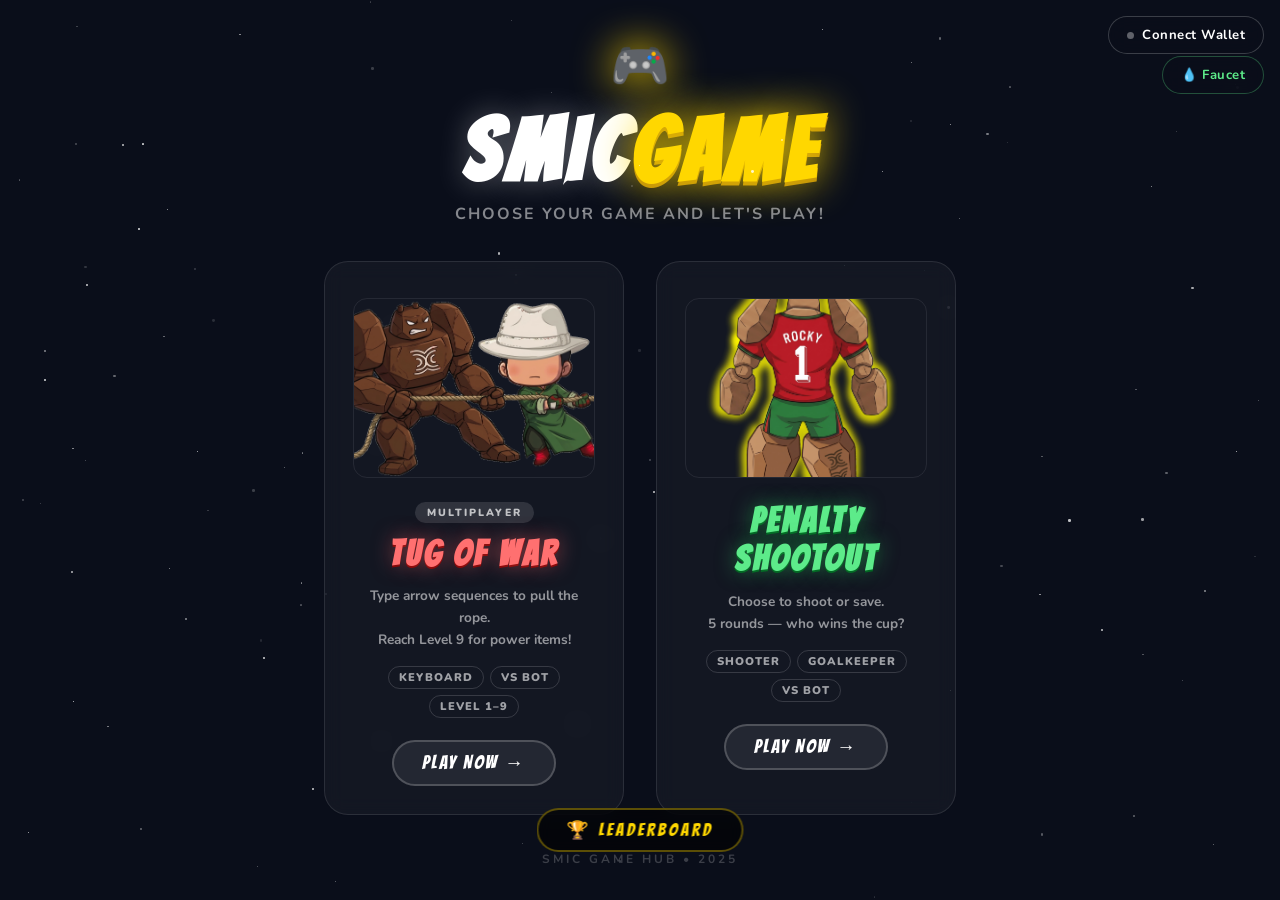
<file: index.html>
<!DOCTYPE html>
<html lang="en">
<head>
    <meta charset="UTF-8">
    <meta name="viewport" content="width=device-width, initial-scale=1.0">
    <title>SMIC GAME HUB</title>
    <link rel="preconnect" href="https://fonts.googleapis.com">
    <link href="https://fonts.googleapis.com/css2?family=Bangers&family=Nunito:wght@700;900&display=swap" rel="stylesheet">
    <link rel="stylesheet" href="css/style.css">
</head>
<body>
    <div class="lobby-container">
        <div class="stars" id="stars"></div>

        <header class="lobby-header">
            <div class="logo-badge">🎮</div>
            <h1 class="lobby-title">SMIC<span>GAME</span></h1>
            <p class="lobby-sub">Choose your game and let's play!</p>
        </header>

        <div class="game-grid">
            <!-- TUG OF WAR -->
            <div class="game-card" id="card-tug" onclick="launchGame('games/tugofwar/tugofwar.html')">
                <div class="card-glow glow-red"></div> 
		<img class="card-thumbnail" src="assets/images/thumbnail/thumbnail1.png" alt="Tug of War"> 
                <div class="card-badge">MULTIPLAYER</div>
                <h2 class="card-title">TUG OF WAR</h2>
                <p class="card-desc">Type arrow sequences to pull the rope.<br>Reach Level 9 for power items!</p>
                <div class="card-tags">
                    <span class="tag">Keyboard</span>
                    <span class="tag">VS Bot</span>
                    <span class="tag">Level 1–9</span>
                </div>
                <div class="card-play-btn">PLAY NOW →</div>
            </div>

            <!-- PENALTY SHOOTOUT -->
            <div class="game-card" id="card-penalty" onclick="launchGame('games/football/index.html')">
                <div class="card-glow glow-green"></div>
		<img class="card-thumbnail" src="assets/images/thumbnail/thumbnail2.png" alt="Penalty Shootout">  
                <h2 class="card-title">PENALTY<br>SHOOTOUT</h2>
                <p class="card-desc">Choose to shoot or save.<br>5 rounds — who wins the cup?</p>
                <div class="card-tags">
                    <span class="tag">Shooter</span>
                    <span class="tag">Goalkeeper</span>
                    <span class="tag">VS Bot</span>
                </div>
                <div class="card-play-btn">PLAY NOW →</div>
            </div>
        </div>

        <footer class="lobby-footer">
            <span>SMIC GAME HUB • 2025</span>
        </footer>
    </div>

    <script src="js/main.js"></script>
    <script src="js/wallet.js"></script>
    <script src="js/profile.js"></script>
    <style>
        #smicProfileWidget { top: 68px !important; left: 16px !important; }
        #smicLBBtn { bottom: 48px !important; }
        #lbFloatBtn { bottom: 48px !important; }
    </style>
</body>
</html>
</file>
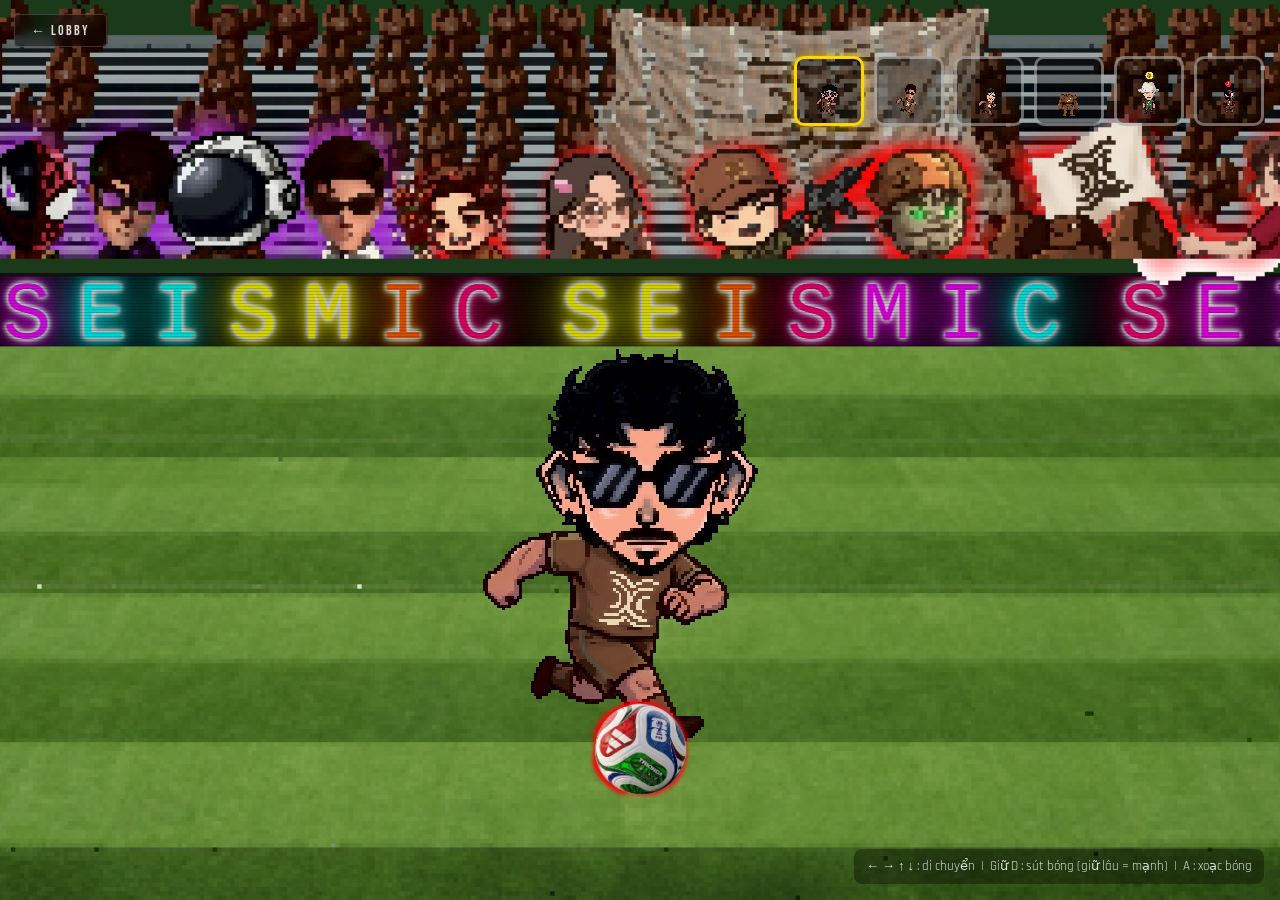
<file: games/football/training/training-index.html>
<!DOCTYPE html>
<html lang="en">
<head>
    <meta charset="UTF-8">
    <meta name="viewport" content="width=device-width, initial-scale=1.0, maximum-scale=1.0, user-scalable=no">
    <title>Training – Penalty Shootout – SMIC GAME</title>
    <link rel="preconnect" href="https://fonts.googleapis.com">
    <link href="https://fonts.googleapis.com/css2?family=Bebas+Neue&family=Rajdhani:wght@600;700&display=swap" rel="stylesheet">
    <link rel="stylesheet" href="css/training.css">
</head>
<body>
<div class="game-wrap" id="gameWrap">

    <button class="lobby-btn" onclick="goLobby()">← LOBBY</button>

    <!-- ============ TRAINING SCREEN ============ -->
    <div id="screenTraining">

        <!-- Background sân – luân phiên 4 ảnh -->
        <div id="tr-bg-wrap">
            <img class="tr-bg-layer active" src="../../../assets/images/penalty/training/Background1.png" alt="" />
            <img class="tr-bg-layer"        src="../../../assets/images/penalty/training/Background2.png" alt="" />
            <img class="tr-bg-layer"        src="../../../assets/images/penalty/training/Background3.png" alt="" />
            <img class="tr-bg-layer"        src="../../../assets/images/penalty/training/Background4.png" alt="" />
        </div>

        <!-- Băng rôn LED -->
        <div id="tr-led-banner">
            <div id="tr-led-track"></div>
            <div class="tr-led-dot-row"></div>
            <div class="tr-led-scanline"></div>
        </div>

        <!-- Chọn nhân vật -->
        <div id="tr-character-select">
            <div class="tr-char-thumb active" data-id="noxx">
                <img src="../../../assets/images/penalty/training/2-noxx.png" alt="Noxx" />
            </div>
            <div class="tr-char-thumb" data-id="xeali">
                <img src="../../../assets/images/penalty/training/2-xeali.png" alt="Xeali" />
            </div>
            <div class="tr-char-thumb" data-id="lyron">
                <img src="../../../assets/images/penalty/training/2-lyron.png" alt="Lyron" />
            </div>
            <div class="tr-char-thumb" data-id="rocky">
                <img src="../../../assets/images/penalty/training/rocky.png" alt="Rocky" />
            </div>
            <div class="tr-char-thumb" data-id="keng">
                <img src="../../../assets/images/penalty/training/keng.png" alt="Keng" />
            </div>
            <div class="tr-char-thumb" data-id="spider">
                <img src="../../../assets/images/penalty/training/spider.png" alt="Spider" />
            </div>
        </div>

        <!-- Thanh lực sút -->
        <div id="tr-power-bar-container">
            <div id="tr-power-bar-label">LỰC SÚT</div>
            <div id="tr-power-bar-fill"></div>
        </div>

        <!-- Gợi ý điều khiển -->
        <div id="tr-controls-hint">
            ← → ↑ ↓ : di chuyển &nbsp;|&nbsp; Giữ D : sút bóng (giữ lâu = mạnh) &nbsp;|&nbsp; A : xoạc bóng
        </div>

        <!-- Nhân vật Noxx -->
        <div class="tr-player-group" id="tr-group-noxx">
            <img class="tr-player-sprite" id="tr-sprite-noxx" src="../../../assets/images/penalty/training/2-noxx.png" alt="Noxx" />
            <img class="tr-player-ball"   id="tr-ball-noxx"   src="../../../assets/images/penalty/training/2-ball.png" alt="Bóng Noxx" />
        </div>

        <!-- Nhân vật Xeali -->
        <div class="tr-player-group" id="tr-group-xeali">
            <img class="tr-player-sprite" id="tr-sprite-xeali" src="../../../assets/images/penalty/training/2-xeali.png" alt="Xeali" />
            <img class="tr-player-ball"   id="tr-ball-xeali"   src="../../../assets/images/penalty/training/2-ball.png" alt="Bóng Xeali" />
        </div>

        <!-- Nhân vật Lyron -->
        <div class="tr-player-group" id="tr-group-lyron">
            <img class="tr-player-sprite" id="tr-sprite-lyron" src="../../../assets/images/penalty/training/2-lyron.png" alt="Lyron" />
            <img class="tr-player-ball"   id="tr-ball-lyron"   src="../../../assets/images/penalty/training/2-ball.png" alt="Bóng Lyron" />
        </div>

        <!-- Nhân vật Rocky -->
        <div class="tr-player-group" id="tr-group-rocky">
            <img class="tr-player-sprite" id="tr-sprite-rocky" src="../../../assets/images/penalty/training/rocky.png" alt="Rocky" />
            <img class="tr-player-ball"   id="tr-ball-rocky"   src="../../../assets/images/penalty/training/2-ball.png" alt="Bóng Rocky" />
        </div>

        <!-- Nhân vật Keng -->
        <div class="tr-player-group" id="tr-group-keng">
            <img class="tr-player-sprite" id="tr-sprite-keng" src="../../../assets/images/penalty/training/keng.png" alt="Keng" />
            <img class="tr-player-ball"   id="tr-ball-keng"   src="../../../assets/images/penalty/training/2-ball.png" alt="Bóng Keng" />
        </div>

        <!-- Nhân vật Spider -->
        <div class="tr-player-group" id="tr-group-spider">
            <img class="tr-player-sprite" id="tr-sprite-spider" src="../../../assets/images/penalty/training/spider.png" alt="Spider" />
            <img class="tr-player-ball"   id="tr-ball-spider"   src="../../../assets/images/penalty/training/2-ball.png" alt="Bóng Spider" />
        </div>

    </div><!-- /screenTraining -->

</div>
<script src="js/training.js"></script>
<script>
    window.addEventListener('wheel', function(e) {
        if (e.ctrlKey) e.preventDefault();
    }, { passive: false });

    window.addEventListener('touchmove', function(e) {
        if (e.touches.length > 1) e.preventDefault();
    }, { passive: false });

    window.addEventListener('keydown', function(e) {
        if (e.ctrlKey && (e.key === '+' || e.key === '-' || e.key === '=' || e.key === '0')) {
            e.preventDefault();
        }
    });
</script>
</body>
</html>
</file>
<file: css/style.css>
* { box-sizing: border-box; margin: 0; padding: 0; }

body {
    min-height: 100vh;
    background: #0a0e1a;
    font-family: 'Nunito', sans-serif;
    overflow: hidden;
    display: flex;
    align-items: center;
    justify-content: center;
}

/* ── STARS BACKGROUND ── */
.stars {
    position: fixed;
    inset: 0;
    z-index: 0;
    pointer-events: none;
}
.star {
    position: absolute;
    border-radius: 50%;
    background: #fff;
    animation: twinkle var(--dur) ease-in-out infinite alternate;
    opacity: var(--op);
}
@keyframes twinkle {
    from { opacity: var(--op); transform: scale(1); }
    to   { opacity: calc(var(--op) * 0.2); transform: scale(0.6); }
}

/* ── LOBBY CONTAINER ── */
.lobby-container {
    position: relative;
    z-index: 1;
    width: 100vw;
    min-height: 100vh;
    display: flex;
    flex-direction: column;
    align-items: center;
    justify-content: center;
    padding: 32px 20px;
    gap: 36px;
}

/* ── HEADER ── */
.lobby-header {
    display: flex;
    flex-direction: column;
    align-items: center;
    gap: 8px;
}
.logo-badge {
    font-size: 3rem;
    filter: drop-shadow(0 0 20px #ffd700);
    animation: float 3s ease-in-out infinite;
}
@keyframes float {
    0%,100% { transform: translateY(0); }
    50%      { transform: translateY(-10px); }
}
.lobby-title {
    font-family: 'Bangers', cursive;
    font-size: clamp(3rem, 8vw, 5.5rem);
    letter-spacing: 6px;
    color: #fff;
    text-shadow: 0 0 30px rgba(255,255,255,0.3);
    line-height: 1;
}
.lobby-title span {
    color: #ffd700;
    text-shadow: 0 0 40px #ffd700, 0 4px 0 #b8860b;
}
.lobby-sub {
    font-size: 1rem;
    color: rgba(255,255,255,0.5);
    letter-spacing: 2px;
    text-transform: uppercase;
    font-weight: 700;
}

/* ── GAME GRID ── */
.game-grid {
    display: flex;
    gap: 32px;
    flex-wrap: wrap;
    justify-content: center;
}

/* ── GAME CARD ── */
.game-card {
    position: relative;
    width: 300px;
    background: rgba(255,255,255,0.04);
    border: 1px solid rgba(255,255,255,0.1);
    border-radius: 24px;
    padding: 36px 28px 28px;
    cursor: pointer;
    display: flex;
    flex-direction: column;
    align-items: center;
    gap: 12px;
    overflow: hidden;
    transition: transform 0.25s cubic-bezier(.34,1.56,.64,1), border-color 0.25s;
    backdrop-filter: blur(10px);
}
.game-card:hover {
    transform: translateY(-10px) scale(1.02);
    border-color: rgba(255,255,255,0.25);
}
.game-card:hover .card-glow { opacity: 1; }
.game-card:hover .card-play-btn { gap: 10px; letter-spacing: 3px; }

.card-glow {
    position: absolute;
    inset: 0;
    border-radius: 24px;
    opacity: 0;
    transition: opacity 0.3s;
    pointer-events: none;
}
.glow-red  { background: radial-gradient(circle at 50% 0%, rgba(220,50,50,0.25) 0%, transparent 70%); }
.glow-green{ background: radial-gradient(circle at 50% 0%, rgba(40,200,100,0.25) 0%, transparent 70%); }

.card-icon {
    font-size: 3.5rem;
    filter: drop-shadow(0 4px 12px rgba(0,0,0,0.5));
    animation: cardFloat 4s ease-in-out infinite;
}
#card-penalty .card-icon { animation-delay: -2s; }
@keyframes cardFloat {
    0%,100% { transform: translateY(0) rotate(-3deg); }
    50%      { transform: translateY(-8px) rotate(3deg); }
}

.card-badge {
    font-size: 0.65rem;
    font-weight: 900;
    letter-spacing: 2px;
    padding: 3px 12px;
    border-radius: 20px;
    background: rgba(255,255,255,0.12);
    color: rgba(255,255,255,0.7);
    text-transform: uppercase;
}
.new-badge {
    background: linear-gradient(90deg, #ff6b35, #ffd700);
    color: #000;
    box-shadow: 0 0 16px rgba(255,107,53,0.6);
}

.card-title {
    font-family: 'Bangers', cursive;
    font-size: 2.2rem;
    letter-spacing: 3px;
    color: #fff;
    text-align: center;
    line-height: 1.1;
    text-shadow: 0 2px 0 rgba(0,0,0,0.5);
}
#card-tug .card-title      { color: #ff7070; text-shadow: 0 0 20px rgba(255,100,100,0.5), 0 2px 0 #7a0000; }
#card-penalty .card-title  { color: #5deb8a; text-shadow: 0 0 20px rgba(50,220,100,0.5), 0 2px 0 #005a1e; }

.card-desc {
    font-size: 0.85rem;
    color: rgba(255,255,255,0.55);
    text-align: center;
    line-height: 1.6;
    font-weight: 700;
}

.card-tags {
    display: flex;
    gap: 6px;
    flex-wrap: wrap;
    justify-content: center;
    margin-top: 4px;
}
.tag {
    font-size: 0.7rem;
    font-weight: 900;
    letter-spacing: 1px;
    padding: 3px 10px;
    border-radius: 20px;
    border: 1px solid rgba(255,255,255,0.15);
    color: rgba(255,255,255,0.6);
    text-transform: uppercase;
}

.card-play-btn {
    margin-top: 10px;
    font-family: 'Bangers', cursive;
    font-size: 1.2rem;
    letter-spacing: 2px;
    padding: 10px 28px;
    border-radius: 40px;
    color: #fff;
    transition: letter-spacing 0.2s, background 0.2s;
    border: 2px solid rgba(255,255,255,0.2);
    background: rgba(255,255,255,0.07);
}
#card-tug:hover .card-play-btn {
    background: rgba(220,50,50,0.3);
    border-color: #ff7070;
    box-shadow: 0 0 20px rgba(220,50,50,0.4);
}
#card-penalty:hover .card-play-btn {
    background: rgba(40,200,100,0.25);
    border-color: #5deb8a;
    box-shadow: 0 0 20px rgba(40,200,100,0.4);
}

/* ── FOOTER ── */
.lobby-footer {
    font-size: 0.75rem;
    color: rgba(255,255,255,0.2);
    letter-spacing: 3px;
    text-transform: uppercase;
    font-weight: 700;
}

/* ── LAUNCH TRANSITION ── */
.launch-overlay {
    position: fixed;
    inset: 0;
    background: #0a0e1a;
    z-index: 999;
    opacity: 0;
    pointer-events: none;
    transition: opacity 0.35s ease;
}
.launch-overlay.active {
    opacity: 1;
    pointer-events: auto;
}
/* ── Card Thumbnail ── */
.card-thumbnail {
    width: 100%;
    height: 180px;
    object-fit: cover;
    border-radius: 14px;
    margin-bottom: 12px;
    display: block;
    border: 1px solid rgba(255,255,255,0.08);
    transition: transform 0.3s ease, filter 0.3s ease;
}

.game-card:hover .card-thumbnail {
    transform: scale(1.03);
    filter: brightness(1.1);
}
</file>
<file: games/football/training/css/training.css>
* { box-sizing: border-box; margin: 0; padding: 0; }

html, body {
    font-family: 'Rajdhani', sans-serif;
    background: #000;
    width: 100%; height: 100%;
    overflow: hidden;
}

.game-wrap {
    position: fixed;
    inset: 0;
    overflow: hidden;
}

.lobby-btn {
    position: fixed; top: 14px; left: 14px;
    padding: 7px 16px;
    font-family: 'Bebas Neue', cursive; font-size: 14px; letter-spacing: 2px;
    color: rgba(255,255,255,0.85);
    background: rgba(0,0,0,0.45);
    border: 1px solid rgba(255,255,255,0.18);
    border-radius: 4px; cursor: pointer; z-index: 500;
    backdrop-filter: blur(6px);
    transition: all 0.2s;
}
.lobby-btn:hover { background: rgba(255,255,255,0.12); color: #fff; }

/* ════════════════════════════════════════
   TRAINING SCREEN
════════════════════════════════════════ */
#screenTraining {
    position: absolute;
    inset: 0;
    overflow: hidden;
    background: #1a3a1a;
    isolation: isolate;  /* tạo stacking context riêng, LED z-index:-1 sẽ nằm sau background nhưng vẫn trong screen */
}

/* ── Background luân phiên ── */
#tr-bg-wrap {
    position: absolute;
    inset: 0;
    z-index: 0;
}
.tr-bg-layer {
    position: absolute;
    inset: 0;
    width: 100%;
    height: 100%;
    object-fit: cover;
    opacity: 0;
}
.tr-bg-layer.active {
    opacity: 1;
}

/* ── Player groups ── */
.tr-player-group {
    position: absolute;
    display: flex;
    flex-direction: column;
    align-items: center;
    z-index: 10;
}

.tr-player-sprite {
    width: 455px;
    height: 455px;
    object-fit: contain;
    object-position: bottom center;
    image-rendering: pixelated;
}

.tr-player-sprite.xoac-pose {
    transform: translateY(30px);
}

.tr-player-ball {
    width: 116px;
    height: auto;
    margin-top: -100px;
    animation:
        tr-ball-bounce 0.35s ease-in-out infinite alternate,
        tr-ball-roll   0.35s linear infinite;
    transform-origin: center center;
}

@keyframes tr-ball-bounce {
    from { transform: translateY(0px);   }
    to   { transform: translateY(-10px); }
}
@keyframes tr-ball-roll {
    from { transform: rotate(0deg);   }
    to   { transform: rotate(360deg); }
}

.tr-shot-ball {
    position: fixed;
    width: 116px;
    height: auto;
    display: none;
    image-rendering: pixelated;
    pointer-events: none;
    z-index: 20;
}

/* ── Character select thumbnails ── */
#tr-character-select {
    position: absolute;
    top: 56px; /* below lobby button */
    right: 16px;
    display: flex;
    gap: 10px;
    z-index: 50;
}

.tr-char-thumb {
    width: 70px;
    height: 70px;
    border-radius: 10px;
    border: 3px solid rgba(255,255,255,0.4);
    background: rgba(0,0,0,0.35);
    cursor: pointer;
    overflow: hidden;
    display: flex;
    align-items: flex-end;
    justify-content: center;
    transition: border-color 0.15s, transform 0.15s;
}
.tr-char-thumb:hover {
    transform: translateY(-3px);
    border-color: rgba(255,255,255,0.8);
}
.tr-char-thumb.active {
    border-color: #ffd700;
    box-shadow: 0 0 10px rgba(255,215,0,0.7);
}
.tr-char-thumb img {
    width: 140px;
    transform: scale(0.25) translateY(-15%);
    transform-origin: bottom center;
    image-rendering: pixelated;
    pointer-events: none;
}

/* ── Power bar (training) ── */
#tr-power-bar-container {
    position: absolute;
    bottom: 24px;
    left: 50%;
    transform: translateX(-50%);
    width: 260px;
    height: 22px;
    background: rgba(0,0,0,0.4);
    border: 2px solid rgba(255,255,255,0.6);
    border-radius: 12px;
    overflow: hidden;
    display: none;
    z-index: 50;
}
#tr-power-bar-fill {
    height: 100%;
    width: 0%;
    background: linear-gradient(90deg, #4caf50, #ffeb3b, #f44336);
    transition: width 0.05s linear;
}
#tr-power-bar-label {
    position: absolute;
    top: -22px;
    left: 50%;
    transform: translateX(-50%);
    color: #fff;
    font-size: 13px;
    font-weight: bold;
    text-shadow: 0 1px 2px rgba(0,0,0,0.8);
    white-space: nowrap;
}

/* ── Controls hint (training) ── */
#tr-controls-hint {
    position: absolute;
    bottom: 16px;
    right: 16px;
    color: rgba(255,255,255,0.85);
    font-size: 13px;
    background: rgba(0,0,0,0.35);
    padding: 8px 12px;
    border-radius: 8px;
    line-height: 1.5;
    z-index: 50;
    font-family: 'Rajdhani', sans-serif;
}

/* ── LED Banner (training) ── */
#tr-led-banner {
    position: absolute;
    top: 30.3%;
    left: 0;
    width: 100%;
    height: 88px;
    background: #000;
    overflow: hidden;
    z-index: -1;        /* nằm trên background, dưới nhân vật (z-index: 10) */
    border-top: 3px solid #111;
    border-bottom: 3px solid #111;
    display: flex;
    align-items: center;
}
#tr-led-track {
    display: flex;
    align-items: center;
    white-space: nowrap;
    will-change: transform;
}
.tr-led-char {
    display: inline-block;
    font-family: 'Courier New', monospace;
    font-size: 82px;
    font-weight: 500;
    letter-spacing: 18px;
    padding: 0 4px;
    text-shadow:
        0 0 4px #fff,
        0 0 8px #fff,
        0 0 14px currentColor,
        0 0 28px currentColor,
        0 0 50px currentColor,
        0 0 80px currentColor,
        0 0 120px currentColor;
    filter: brightness(1.6) saturate(1.4);
}
.tr-led-dot-row {
    position: absolute;
    bottom: 4px;
    left: 0;
    width: 100%;
    height: 4px;
    background: repeating-linear-gradient(
        90deg,
        rgba(255,255,255,0.07) 0px,
        rgba(255,255,255,0.07) 5px,
        transparent 5px,
        transparent 10px
    );
    pointer-events: none;
}
.tr-led-scanline {
    position: absolute;
    inset: 0;
    background: repeating-linear-gradient(
        0deg,
        rgba(0,0,0,0.18) 0px,
        rgba(0,0,0,0.18) 1px,
        transparent 1px,
        transparent 3px
    );
    pointer-events: none;
}
/* Thêm vào cuối file training.css */
#tr-sprite-rocky {
    width: 666px;   /* tăng từ 455px lên, chỉnh số này */
    height: 666px;
}

#tr-sprite-keng {
    width: 600px;   /* chỉnh nếu sprite keng cần size khác */
    height: 600px;
}

#tr-sprite-spider {
    width: 455px;   /* chỉnh nếu sprite spider cần size khác */
    height: 455px;
}
</file>
